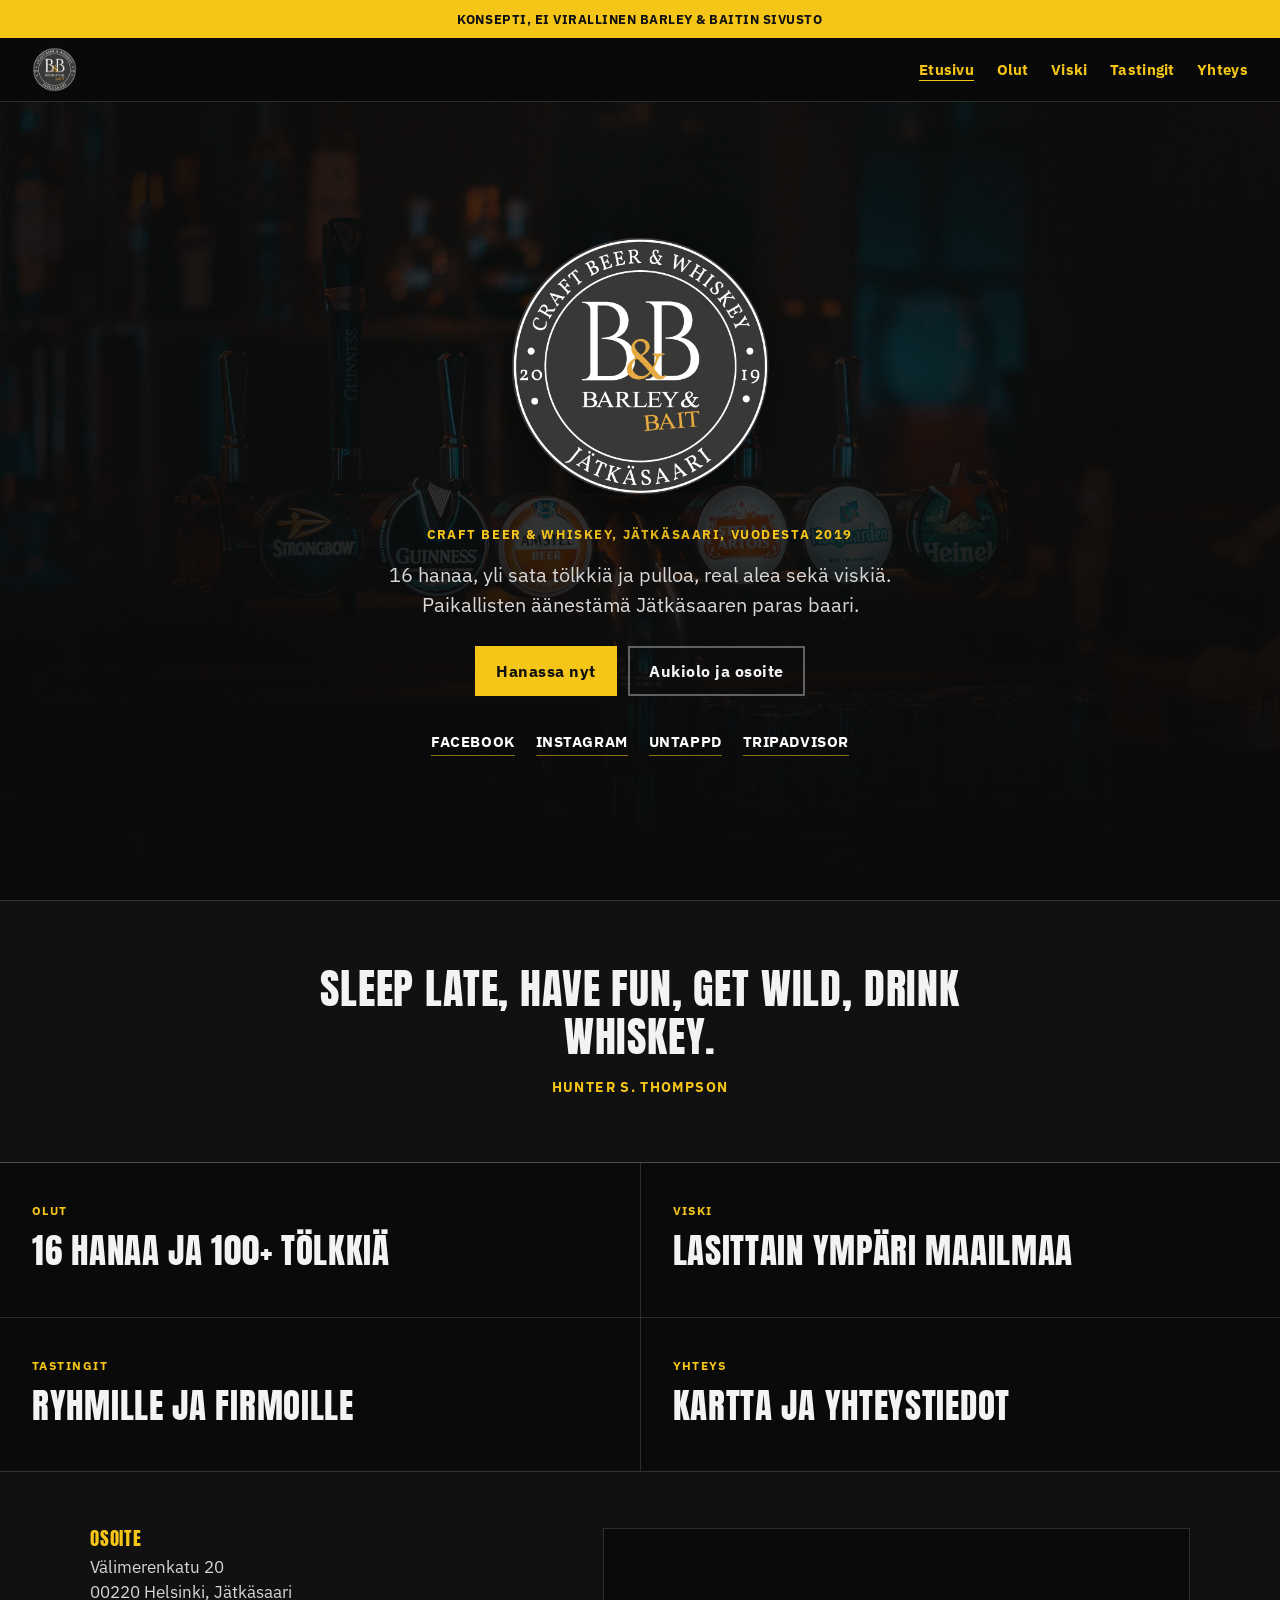
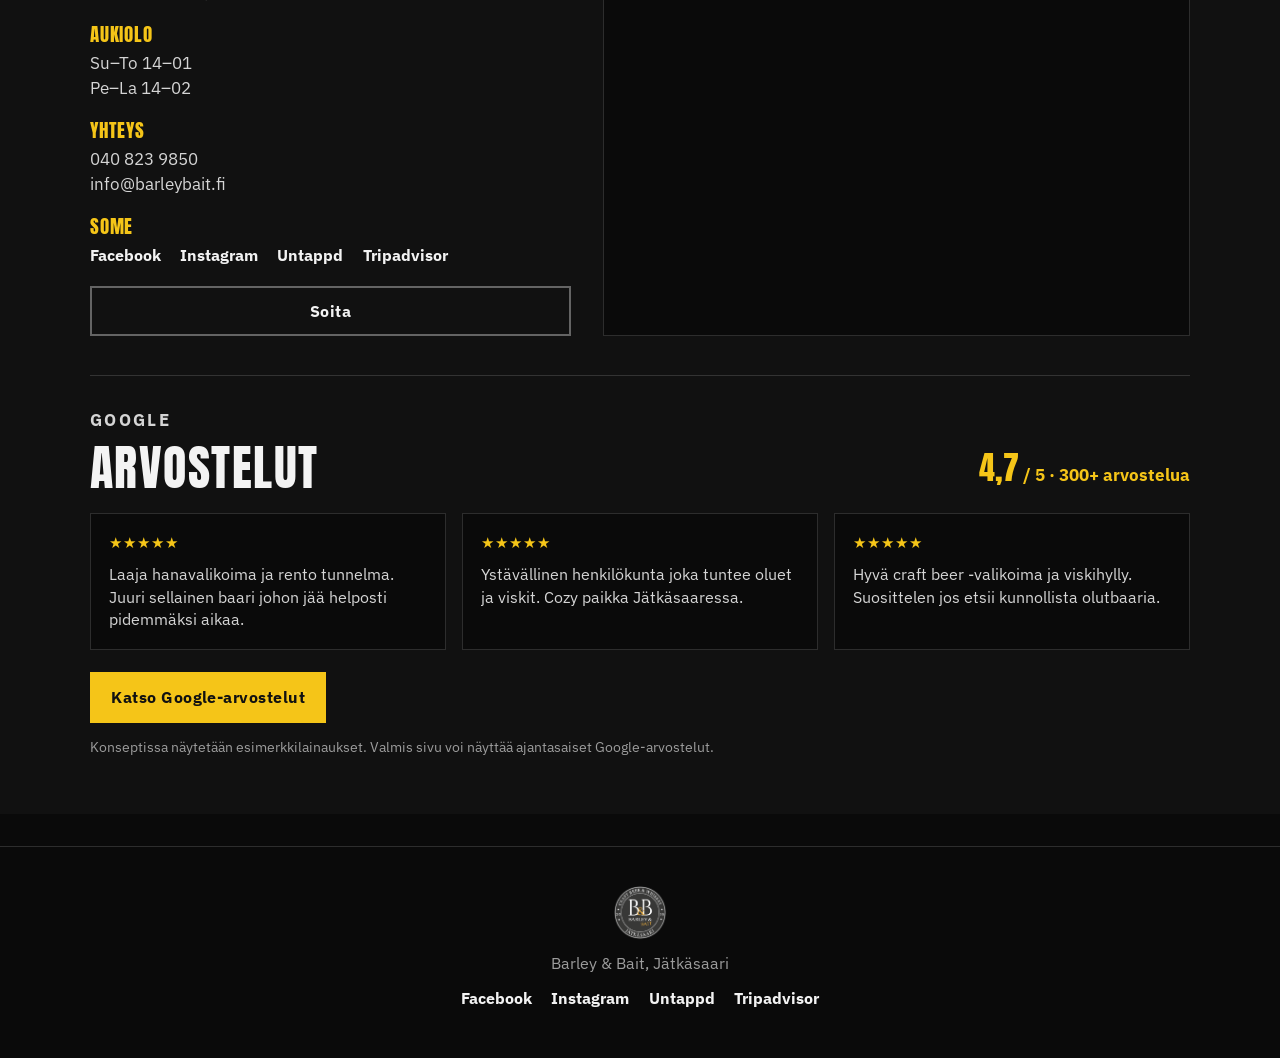
<file: index.html>
<!DOCTYPE html>
<html lang="fi">
<head>
  <meta charset="UTF-8" />
  <meta name="viewport" content="width=device-width, initial-scale=1" />
  <title>Barley &amp; Bait | Konsepti</title>
  <meta name="description" content="Konseptiversio Barley &amp; Baitin sivustosta. Oluthuone ja viskiravintola Jätkäsaaressa." />
  <meta name="robots" content="noindex, nofollow" />
  <link rel="preconnect" href="https://fonts.googleapis.com" />
  <link rel="preconnect" href="https://fonts.gstatic.com" crossorigin />
  <link href="https://fonts.googleapis.com/css2?family=Anton&family=IBM+Plex+Sans:ital,wght@0,400;0,500;0,600;0,700;1,400&display=swap" rel="stylesheet" />
  <link rel="stylesheet" href="styles.css" />
</head>
<body>
  <div class="concept-banner" role="note">Konsepti, ei virallinen Barley &amp; Baitin sivusto</div>

  <header class="site-header" id="top">
    <a class="logo" href="index.html">
      <img src="assets/barley-bait-logo.png" alt="Barley &amp; Bait" width="48" height="48" />
    </a>
    <button class="nav-toggle" type="button" aria-expanded="false" aria-controls="site-nav" aria-label="Avaa valikko">
      <span></span><span></span>
    </button>
    <nav class="site-nav" id="site-nav" aria-label="Päänavigaatio">
      <a href="index.html" aria-current="page">Etusivu</a>
      <a href="olut.html">Olut</a>
      <a href="viski.html">Viski</a>
      <a href="tastingit.html">Tastingit</a>
      <a href="yhteys.html">Yhteys</a>
    </nav>
  </header>

  <main>
    <section class="hero">
      <div class="hero__media" aria-hidden="true">
        <img src="assets/hero-taps.jpg" alt="" width="2400" height="1600" />
        <div class="hero__scrim"></div>
      </div>
      <div class="hero__content">
        <img class="hero__logo" src="assets/barley-bait-logo.png" alt="Barley &amp; Bait" width="280" height="280" />
        <p class="hero__place">Craft beer &amp; whiskey, Jätkäsaari, vuodesta 2019</p>
        <p class="hero__lede">
          16 hanaa, yli sata tölkkiä ja pulloa, real alea sekä viskiä.
          Paikallisten äänestämä Jätkäsaaren paras baari.
        </p>
        <div class="hero__actions">
          <a class="btn btn--yellow" href="olut.html">Hanassa nyt</a>
          <a class="btn btn--outline" href="#info">Aukiolo ja osoite</a>
        </div>
        <div class="social social--hero" aria-label="Sosiaalinen media">
          <a href="https://www.facebook.com/barleybait" target="_blank" rel="noopener noreferrer">Facebook</a>
          <a href="https://www.instagram.com/barleybait" target="_blank" rel="noopener noreferrer">Instagram</a>
          <a href="https://untappd.com/v/barley-and-bait/9389634" target="_blank" rel="noopener noreferrer">Untappd</a>
          <a href="https://www.tripadvisor.com/Restaurant_Review-g189934-d19238887-Reviews-Barley_Bait-Helsinki_Uusimaa.html" target="_blank" rel="noopener noreferrer">Tripadvisor</a>
        </div>
      </div>
    </section>

    <section class="quote">
      <blockquote>
        <p>Sleep late, have fun, get wild, drink whiskey.</p>
        <cite>Hunter S. Thompson</cite>
      </blockquote>
    </section>

    <section class="home-links">
      <a class="home-link" href="olut.html">
        <span>Olut</span>
        <strong>16 hanaa ja 100+ tölkkiä</strong>
      </a>
      <a class="home-link" href="viski.html">
        <span>Viski</span>
        <strong>Lasittain ympäri maailmaa</strong>
      </a>
      <a class="home-link" href="tastingit.html">
        <span>Tastingit</span>
        <strong>Ryhmille ja firmoille</strong>
      </a>
      <a class="home-link" href="yhteys.html">
        <span>Yhteys</span>
        <strong>Kartta ja yhteystiedot</strong>
      </a>
    </section>

    <section class="home-info" id="info">
      <div class="home-info__layout">
        <div class="home-info__details">
          <div>
            <h2>Osoite</h2>
            <p>Välimerenkatu 20<br />00220 Helsinki, Jätkäsaari</p>
          </div>
          <div>
            <h2>Aukiolo</h2>
            <p>Su–To 14–01<br />Pe–La 14–02</p>
          </div>
          <div>
            <h2>Yhteys</h2>
            <p>
              <a href="tel:+358408239850">040 823 9850</a><br />
              <a href="mailto:info@barleybait.fi">info@barleybait.fi</a>
            </p>
          </div>
          <div>
            <h2>Some</h2>
            <div class="social">
              <a href="https://www.facebook.com/barleybait" target="_blank" rel="noopener noreferrer">Facebook</a>
              <a href="https://www.instagram.com/barleybait" target="_blank" rel="noopener noreferrer">Instagram</a>
              <a href="https://untappd.com/v/barley-and-bait/9389634" target="_blank" rel="noopener noreferrer">Untappd</a>
              <a href="https://www.tripadvisor.com/Restaurant_Review-g189934-d19238887-Reviews-Barley_Bait-Helsinki_Uusimaa.html" target="_blank" rel="noopener noreferrer">Tripadvisor</a>
            </div>
          </div>
          <a class="btn btn--outline" href="tel:+358408239850">Soita</a>
        </div>

        <div class="home-info__map">
          <iframe
            title="Barley &amp; Bait kartalla"
            loading="lazy"
            referrerpolicy="no-referrer-when-downgrade"
            src="https://maps.google.com/maps?q=Barley%20%26%20Bait%20V%C3%A4limerenkatu%2020%20Helsinki&t=&z=15&ie=UTF8&iwloc=near&output=embed"
          ></iframe>
        </div>
      </div>

      <div class="reviews">
        <div class="reviews__head">
          <div>
            <p class="eyebrow">Google</p>
            <h2>Arvostelut</h2>
          </div>
          <p class="reviews__score"><strong>4,7</strong> / 5 · 300+ arvostelua</p>
        </div>
        <div class="reviews__grid">
          <figure>
            <p>★★★★★</p>
            <blockquote>Laaja hanavalikoima ja rento tunnelma. Juuri sellainen baari johon jää helposti pidemmäksi aikaa.</blockquote>
          </figure>
          <figure>
            <p>★★★★★</p>
            <blockquote>Ystävällinen henkilökunta joka tuntee oluet ja viskit. Cozy paikka Jätkäsaaressa.</blockquote>
          </figure>
          <figure>
            <p>★★★★★</p>
            <blockquote>Hyvä craft beer -valikoima ja viskihylly. Suosittelen jos etsii kunnollista olutbaaria.</blockquote>
          </figure>
        </div>
        <a
          class="btn btn--yellow"
          href="https://www.google.com/maps/search/?api=1&query=Barley+%26+Bait+V%C3%A4limerenkatu+20+Helsinki"
          target="_blank"
          rel="noopener noreferrer"
        >Katso Google-arvostelut</a>
        <p class="reviews__note">Konseptissa näytetään esimerkkilainaukset. Valmis sivu voi näyttää ajantasaiset Google-arvostelut.</p>
      </div>
    </section>
  </main>

  <footer class="site-footer">
    <img src="assets/barley-bait-logo.png" alt="" width="56" height="56" />
    <p>Barley &amp; Bait, Jätkäsaari</p>
    <div class="social social--footer">
      <a href="https://www.facebook.com/barleybait" target="_blank" rel="noopener noreferrer">Facebook</a>
      <a href="https://www.instagram.com/barleybait" target="_blank" rel="noopener noreferrer">Instagram</a>
      <a href="https://untappd.com/v/barley-and-bait/9389634" target="_blank" rel="noopener noreferrer">Untappd</a>
      <a href="https://www.tripadvisor.com/Restaurant_Review-g189934-d19238887-Reviews-Barley_Bait-Helsinki_Uusimaa.html" target="_blank" rel="noopener noreferrer">Tripadvisor</a>
    </div>
  </footer>

  <script src="script.js"></script>
</body>
</html>
</file>
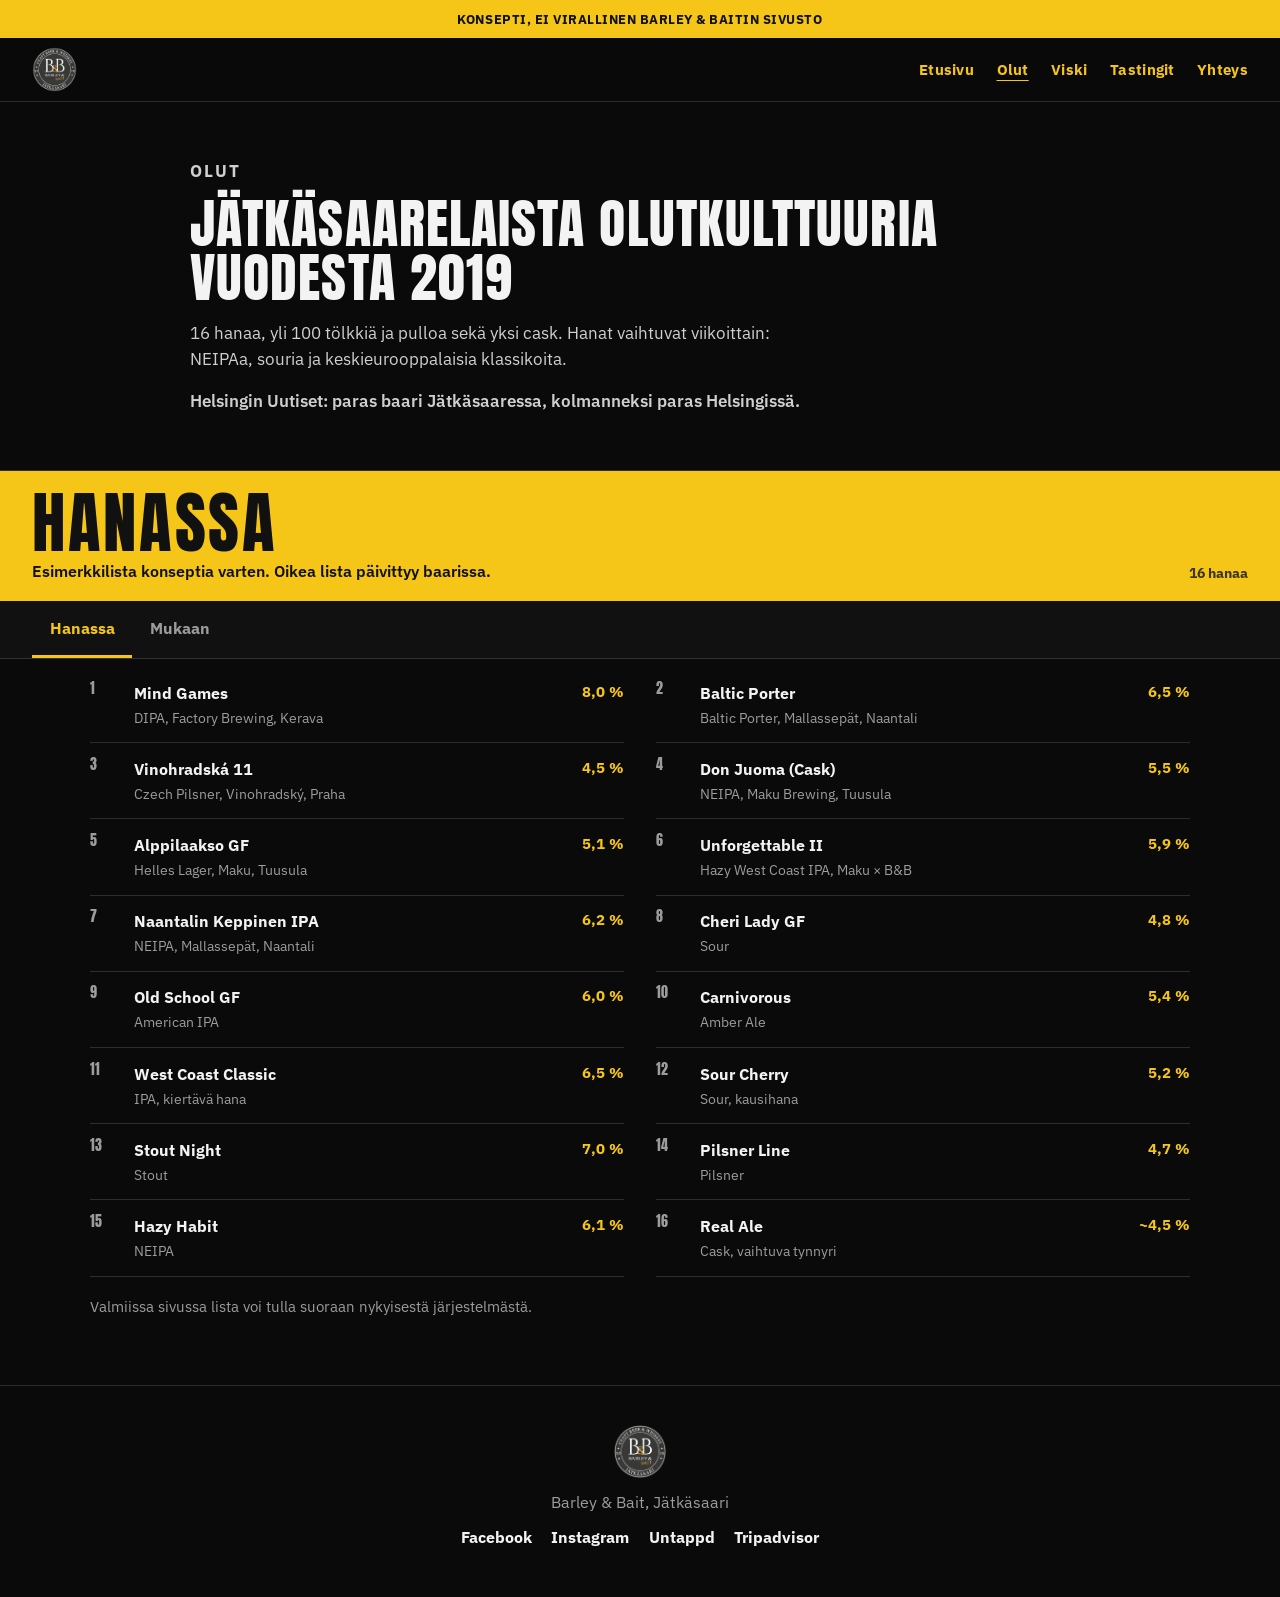
<file: olut.html>
<!DOCTYPE html>
<html lang="fi">
<head>
  <meta charset="UTF-8" />
  <meta name="viewport" content="width=device-width, initial-scale=1" />
  <title>Olut | Barley &amp; Bait</title>
  <meta name="description" content="Hanassa nyt: 16 hanaa, real ale ja yli 100 tölkkiä sekä pulloa mukaan." />
  <meta name="robots" content="noindex, nofollow" />
  <link rel="preconnect" href="https://fonts.googleapis.com" />
  <link rel="preconnect" href="https://fonts.gstatic.com" crossorigin />
  <link href="https://fonts.googleapis.com/css2?family=Anton&family=IBM+Plex+Sans:ital,wght@0,400;0,500;0,600;0,700;1,400&display=swap" rel="stylesheet" />
  <link rel="stylesheet" href="styles.css" />
</head>
<body>
  <div class="concept-banner" role="note">Konsepti, ei virallinen Barley &amp; Baitin sivusto</div>

  <header class="site-header" id="top">
    <a class="logo" href="index.html">
      <img src="assets/barley-bait-logo.png" alt="Barley &amp; Bait" width="48" height="48" />
    </a>
    <button class="nav-toggle" type="button" aria-expanded="false" aria-controls="site-nav" aria-label="Avaa valikko">
      <span></span><span></span>
    </button>
    <nav class="site-nav" id="site-nav" aria-label="Päänavigaatio">
      <a href="index.html">Etusivu</a>
      <a href="olut.html" aria-current="page">Olut</a>
      <a href="viski.html">Viski</a>
      <a href="tastingit.html">Tastingit</a>
      <a href="yhteys.html">Yhteys</a>
    </nav>
  </header>

  <main>
    <section class="page-intro">
      <p class="eyebrow">Olut</p>
      <h1>Jätkäsaarelaista olutkulttuuria vuodesta 2019</h1>
      <p>
        16 hanaa, yli 100 tölkkiä ja pulloa sekä yksi cask.
        Hanat vaihtuvat viikoittain: NEIPAa, souria ja keskieurooppalaisia klassikoita.
      </p>
      <p class="about__note">Helsingin Uutiset: paras baari Jätkäsaaressa, kolmanneksi paras Helsingissä.</p>
    </section>

    <section class="board" id="hanassa">
      <div class="board__bar">
        <div>
          <h2>Hanassa</h2>
          <p>Esimerkkilista konseptia varten. Oikea lista päivittyy baarissa.</p>
        </div>
        <p class="board__meta">16 hanaa</p>
      </div>

      <div class="board__tabs" role="tablist" aria-label="Olutlistat">
        <button class="board__tab is-active" type="button" role="tab" aria-selected="true" data-panel="hanassa">Hanassa</button>
        <button class="board__tab" type="button" role="tab" aria-selected="false" data-panel="takeaway">Mukaan</button>
      </div>

      <div class="board__panel is-active" id="panel-hanassa" role="tabpanel">
        <ol class="taps">
          <li><span class="taps__n">1</span><div><strong>Mind Games</strong><span>DIPA, Factory Brewing, Kerava</span></div><em>8,0 %</em></li>
          <li><span class="taps__n">2</span><div><strong>Baltic Porter</strong><span>Baltic Porter, Mallassepät, Naantali</span></div><em>6,5 %</em></li>
          <li><span class="taps__n">3</span><div><strong>Vinohradská 11</strong><span>Czech Pilsner, Vinohradský, Praha</span></div><em>4,5 %</em></li>
          <li><span class="taps__n">4</span><div><strong>Don Juoma (Cask)</strong><span>NEIPA, Maku Brewing, Tuusula</span></div><em>5,5 %</em></li>
          <li><span class="taps__n">5</span><div><strong>Alppilaakso GF</strong><span>Helles Lager, Maku, Tuusula</span></div><em>5,1 %</em></li>
          <li><span class="taps__n">6</span><div><strong>Unforgettable II</strong><span>Hazy West Coast IPA, Maku × B&amp;B</span></div><em>5,9 %</em></li>
          <li><span class="taps__n">7</span><div><strong>Naantalin Keppinen IPA</strong><span>NEIPA, Mallassepät, Naantali</span></div><em>6,2 %</em></li>
          <li><span class="taps__n">8</span><div><strong>Cheri Lady GF</strong><span>Sour</span></div><em>4,8 %</em></li>
          <li><span class="taps__n">9</span><div><strong>Old School GF</strong><span>American IPA</span></div><em>6,0 %</em></li>
          <li><span class="taps__n">10</span><div><strong>Carnivorous</strong><span>Amber Ale</span></div><em>5,4 %</em></li>
          <li><span class="taps__n">11</span><div><strong>West Coast Classic</strong><span>IPA, kiertävä hana</span></div><em>6,5 %</em></li>
          <li><span class="taps__n">12</span><div><strong>Sour Cherry</strong><span>Sour, kausihana</span></div><em>5,2 %</em></li>
          <li><span class="taps__n">13</span><div><strong>Stout Night</strong><span>Stout</span></div><em>7,0 %</em></li>
          <li><span class="taps__n">14</span><div><strong>Pilsner Line</strong><span>Pilsner</span></div><em>4,7 %</em></li>
          <li><span class="taps__n">15</span><div><strong>Hazy Habit</strong><span>NEIPA</span></div><em>6,1 %</em></li>
          <li><span class="taps__n">16</span><div><strong>Real Ale</strong><span>Cask, vaihtuva tynnyri</span></div><em>~4,5 %</em></li>
        </ol>
        <p class="board__foot">Valmiissa sivussa lista voi tulla suoraan nykyisestä järjestelmästä.</p>
      </div>

      <div class="board__panel" id="panel-takeaway" role="tabpanel" hidden>
        <div class="takeaway">
          <h3>Tölkit ja pullot mukaan</h3>
          <ul class="takeaway__facts">
            <li><strong>100+</strong> tölkkiä ja pulloa</li>
            <li><strong>14–21</strong> mukaanmyynti</li>
            <li><strong>Alle 8 %</strong></li>
          </ul>
          <p>Konseptissa ei ole koko take away -listaa. Valmis sivu näyttää saman listan kuin nykyinen sivusto.</p>
        </div>
      </div>
    </section>
  </main>

  <footer class="site-footer">
    <img src="assets/barley-bait-logo.png" alt="" width="56" height="56" />
    <p>Barley &amp; Bait, Jätkäsaari</p>
    <div class="social social--footer">
      <a href="https://www.facebook.com/barleybait" target="_blank" rel="noopener noreferrer">Facebook</a>
      <a href="https://www.instagram.com/barleybait" target="_blank" rel="noopener noreferrer">Instagram</a>
      <a href="https://untappd.com/v/barley-and-bait/9389634" target="_blank" rel="noopener noreferrer">Untappd</a>
      <a href="https://www.tripadvisor.com/Restaurant_Review-g189934-d19238887-Reviews-Barley_Bait-Helsinki_Uusimaa.html" target="_blank" rel="noopener noreferrer">Tripadvisor</a>
    </div>
  </footer>

  <script src="script.js"></script>
</body>
</html>
</file>
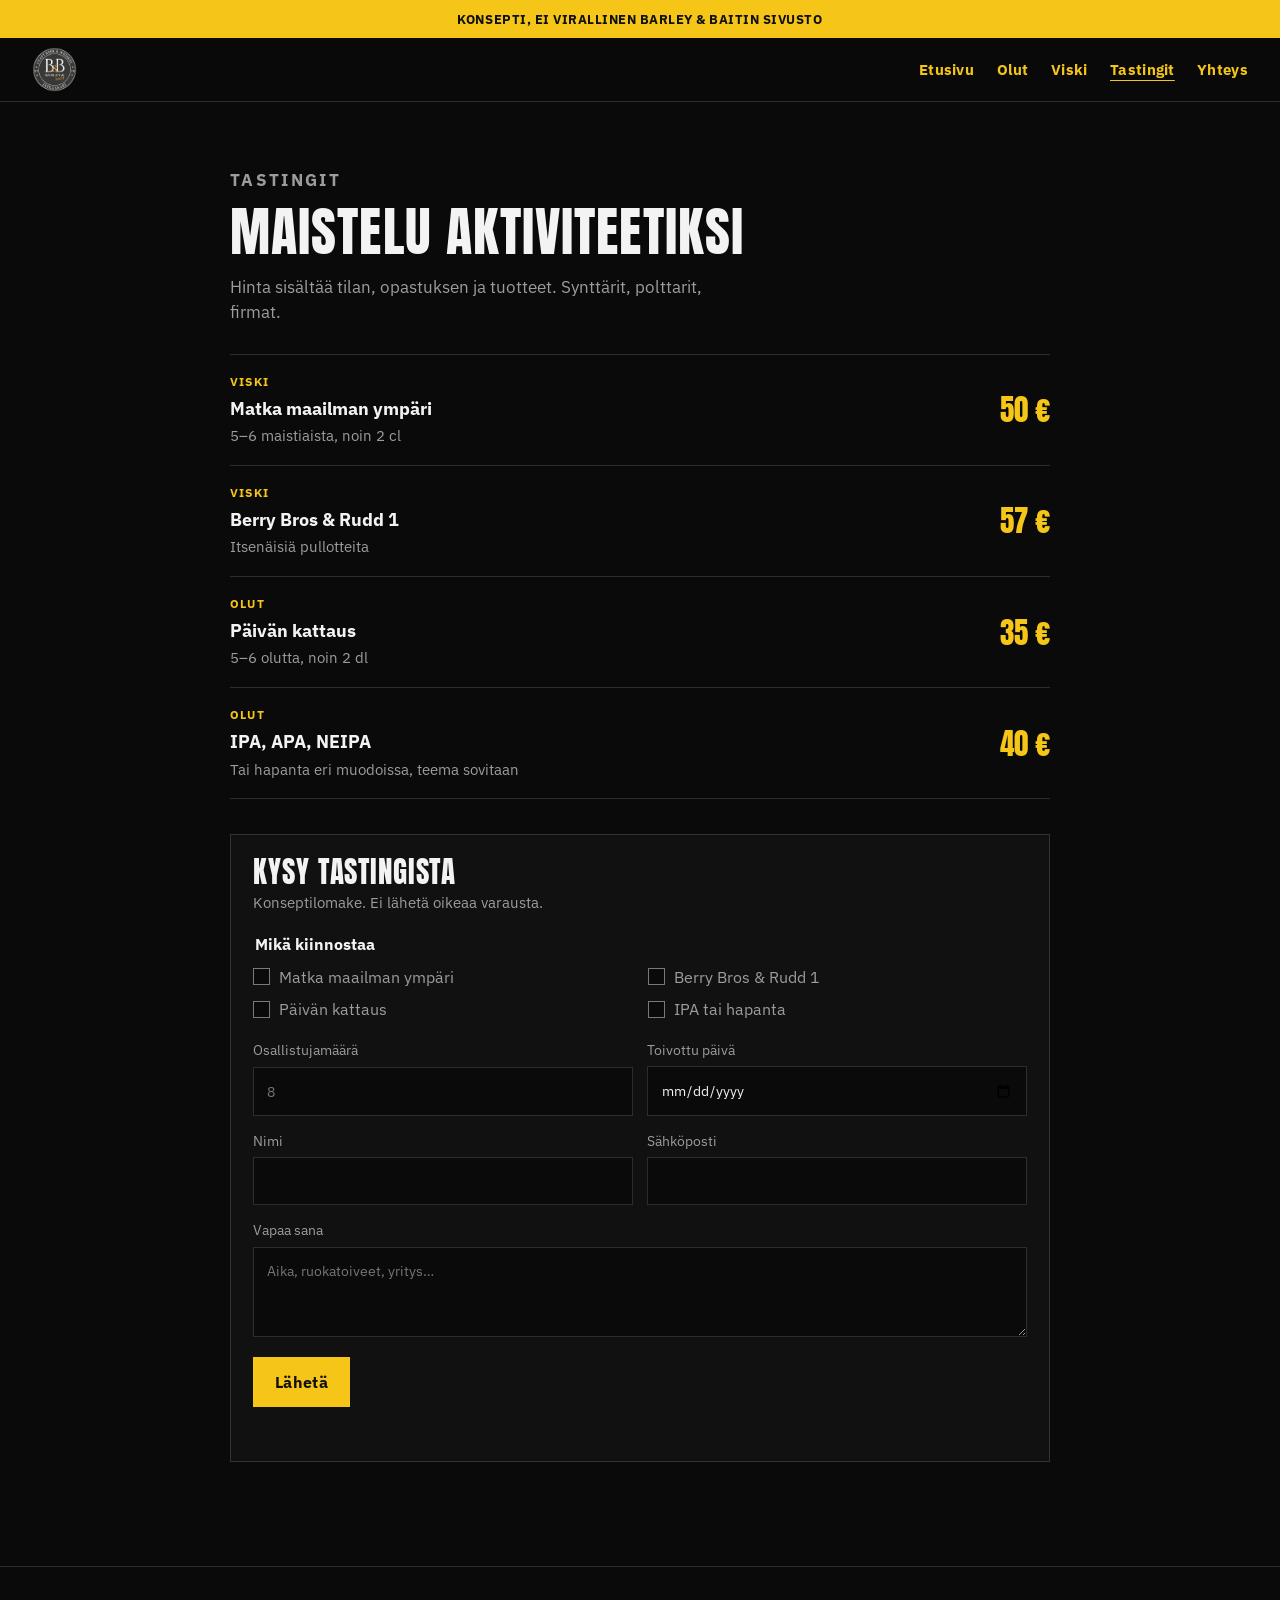
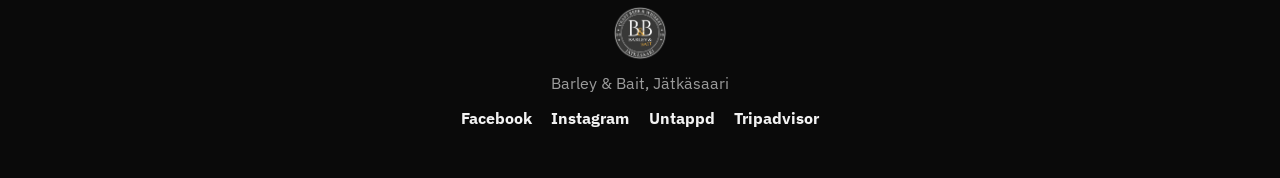
<file: tastingit.html>
<!DOCTYPE html>
<html lang="fi">
<head>
  <meta charset="UTF-8" />
  <meta name="viewport" content="width=device-width, initial-scale=1" />
  <title>Tastingit | Barley &amp; Bait</title>
  <meta name="description" content="Olut- ja viskitastingit Barley &amp; Baitissa. Hinta sisältää tilan, opastuksen ja tuotteet." />
  <meta name="robots" content="noindex, nofollow" />
  <link rel="preconnect" href="https://fonts.googleapis.com" />
  <link rel="preconnect" href="https://fonts.gstatic.com" crossorigin />
  <link href="https://fonts.googleapis.com/css2?family=Anton&family=IBM+Plex+Sans:ital,wght@0,400;0,500;0,600;0,700;1,400&display=swap" rel="stylesheet" />
  <link rel="stylesheet" href="styles.css" />
</head>
<body>
  <div class="concept-banner" role="note">Konsepti, ei virallinen Barley &amp; Baitin sivusto</div>

  <header class="site-header" id="top">
    <a class="logo" href="index.html">
      <img src="assets/barley-bait-logo.png" alt="Barley &amp; Bait" width="48" height="48" />
    </a>
    <button class="nav-toggle" type="button" aria-expanded="false" aria-controls="site-nav" aria-label="Avaa valikko">
      <span></span><span></span>
    </button>
    <nav class="site-nav" id="site-nav" aria-label="Päänavigaatio">
      <a href="index.html">Etusivu</a>
      <a href="olut.html">Olut</a>
      <a href="viski.html">Viski</a>
      <a href="tastingit.html" aria-current="page">Tastingit</a>
      <a href="yhteys.html">Yhteys</a>
    </nav>
  </header>

  <main>
    <section class="tastings page-section">
      <div class="tastings__intro">
        <p class="eyebrow">Tastingit</p>
        <h1>Maistelu aktiviteetiksi</h1>
        <p>
          Hinta sisältää tilan, opastuksen ja tuotteet.
          Synttärit, polttarit, firmat.
        </p>
      </div>

      <ul class="price-list">
        <li>
          <div>
            <span>Viski</span>
            <strong>Matka maailman ympäri</strong>
            <p>5–6 maistiaista, noin 2 cl</p>
          </div>
          <b>50 €</b>
        </li>
        <li>
          <div>
            <span>Viski</span>
            <strong>Berry Bros &amp; Rudd 1</strong>
            <p>Itsenäisiä pullotteita</p>
          </div>
          <b>57 €</b>
        </li>
        <li>
          <div>
            <span>Olut</span>
            <strong>Päivän kattaus</strong>
            <p>5–6 olutta, noin 2 dl</p>
          </div>
          <b>35 €</b>
        </li>
        <li>
          <div>
            <span>Olut</span>
            <strong>IPA, APA, NEIPA</strong>
            <p>Tai hapanta eri muodoissa, teema sovitaan</p>
          </div>
          <b>40 €</b>
        </li>
      </ul>

      <form class="booking" id="booking-form" novalidate>
        <h2>Kysy tastingista</h2>
        <p class="booking__hint">Konseptilomake. Ei lähetä oikeaa varausta.</p>

        <fieldset>
          <legend>Mikä kiinnostaa</legend>
          <label><input type="checkbox" name="tasting" value="viski-maailma" /> Matka maailman ympäri</label>
          <label><input type="checkbox" name="tasting" value="viski-bbr" /> Berry Bros &amp; Rudd 1</label>
          <label><input type="checkbox" name="tasting" value="olut-paiva" /> Päivän kattaus</label>
          <label><input type="checkbox" name="tasting" value="olut-hop" /> IPA tai hapanta</label>
        </fieldset>

        <div class="booking__grid">
          <label>
            Osallistujamäärä
            <input type="number" name="guests" min="1" max="40" required placeholder="8" />
          </label>
          <label>
            Toivottu päivä
            <input type="date" name="date" required />
          </label>
          <label>
            Nimi
            <input type="text" name="name" required autocomplete="name" />
          </label>
          <label>
            Sähköposti
            <input type="email" name="email" required autocomplete="email" />
          </label>
          <label class="booking__full">
            Vapaa sana
            <textarea name="message" rows="3" placeholder="Aika, ruokatoiveet, yritys…"></textarea>
          </label>
        </div>

        <button class="btn btn--yellow" type="submit">Lähetä</button>
        <p class="booking__status" id="booking-status" role="status" aria-live="polite"></p>
      </form>
    </section>
  </main>

  <footer class="site-footer">
    <img src="assets/barley-bait-logo.png" alt="" width="56" height="56" />
    <p>Barley &amp; Bait, Jätkäsaari</p>
    <div class="social social--footer">
      <a href="https://www.facebook.com/barleybait" target="_blank" rel="noopener noreferrer">Facebook</a>
      <a href="https://www.instagram.com/barleybait" target="_blank" rel="noopener noreferrer">Instagram</a>
      <a href="https://untappd.com/v/barley-and-bait/9389634" target="_blank" rel="noopener noreferrer">Untappd</a>
      <a href="https://www.tripadvisor.com/Restaurant_Review-g189934-d19238887-Reviews-Barley_Bait-Helsinki_Uusimaa.html" target="_blank" rel="noopener noreferrer">Tripadvisor</a>
    </div>
  </footer>

  <script src="script.js"></script>
</body>
</html>
</file>
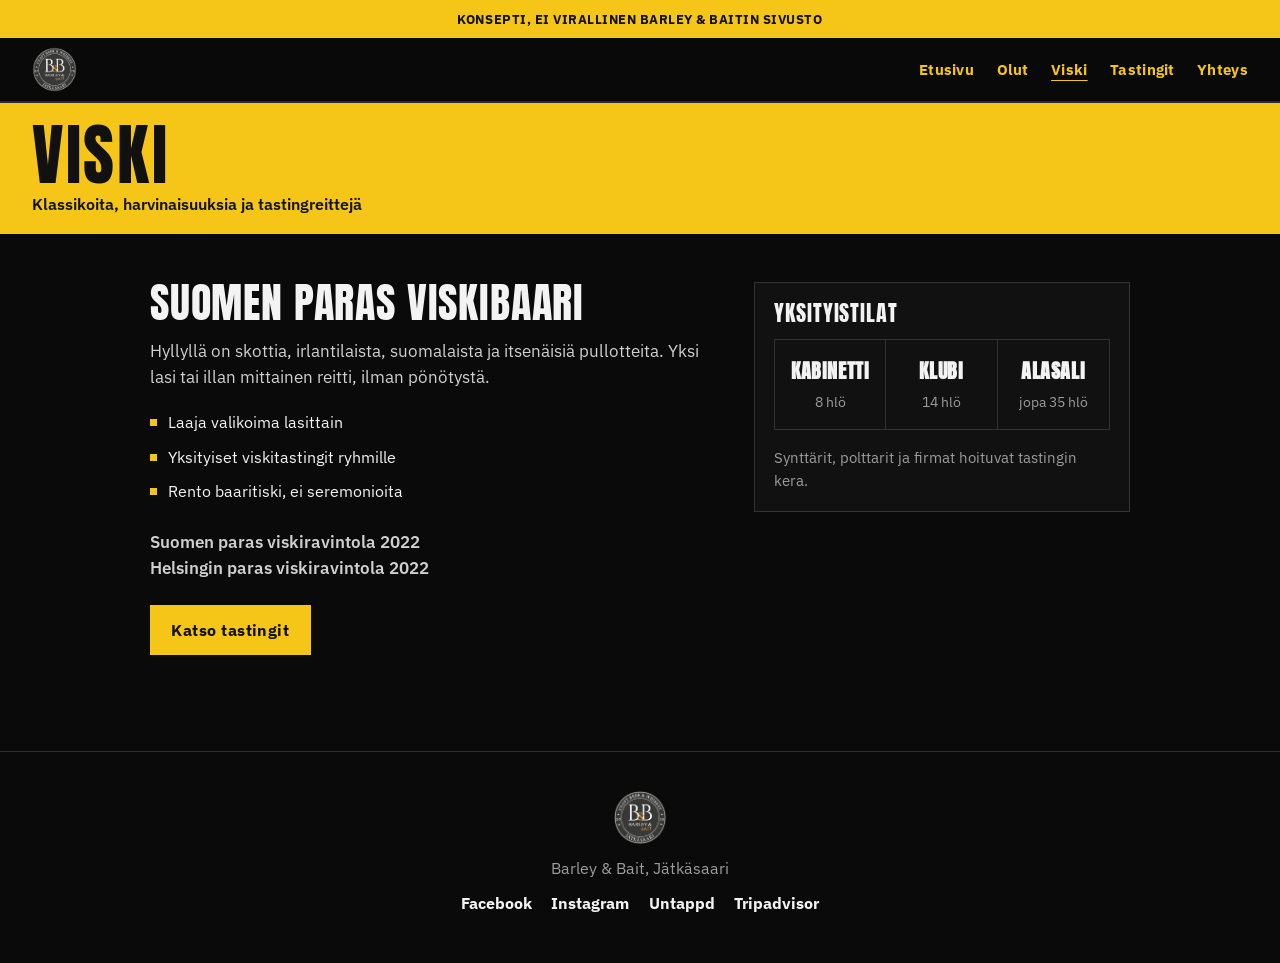
<file: viski.html>
<!DOCTYPE html>
<html lang="fi">
<head>
  <meta charset="UTF-8" />
  <meta name="viewport" content="width=device-width, initial-scale=1" />
  <title>Viski | Barley &amp; Bait</title>
  <meta name="description" content="Viskiravintola Jätkäsaaressa: klassikoita, harvinaisuuksia ja yksityisiä tastingejä." />
  <meta name="robots" content="noindex, nofollow" />
  <link rel="preconnect" href="https://fonts.googleapis.com" />
  <link rel="preconnect" href="https://fonts.gstatic.com" crossorigin />
  <link href="https://fonts.googleapis.com/css2?family=Anton&family=IBM+Plex+Sans:ital,wght@0,400;0,500;0,600;0,700;1,400&display=swap" rel="stylesheet" />
  <link rel="stylesheet" href="styles.css" />
</head>
<body>
  <div class="concept-banner" role="note">Konsepti, ei virallinen Barley &amp; Baitin sivusto</div>

  <header class="site-header" id="top">
    <a class="logo" href="index.html">
      <img src="assets/barley-bait-logo.png" alt="Barley &amp; Bait" width="48" height="48" />
    </a>
    <button class="nav-toggle" type="button" aria-expanded="false" aria-controls="site-nav" aria-label="Avaa valikko">
      <span></span><span></span>
    </button>
    <nav class="site-nav" id="site-nav" aria-label="Päänavigaatio">
      <a href="index.html">Etusivu</a>
      <a href="olut.html">Olut</a>
      <a href="viski.html" aria-current="page">Viski</a>
      <a href="tastingit.html">Tastingit</a>
      <a href="yhteys.html">Yhteys</a>
    </nav>
  </header>

  <main>
    <section class="whiskey-page">
      <div class="whiskey__bar">
        <h1>Viski</h1>
        <p>Klassikoita, harvinaisuuksia ja tastingreittejä</p>
      </div>

      <div class="whiskey-page__grid">
        <div class="whiskey-page__copy">
          <h2>Suomen paras viskibaari</h2>
          <p>
            Hyllyllä on skottia, irlantilaista, suomalaista ja itsenäisiä pullotteita.
            Yksi lasi tai illan mittainen reitti, ilman pönötystä.
          </p>
          <ul class="whiskey__points">
            <li>Laaja valikoima lasittain</li>
            <li>Yksityiset viskitastingit ryhmille</li>
            <li>Rento baaritiski, ei seremonioita</li>
          </ul>
          <p class="whiskey-page__awards">
            Suomen paras viskiravintola 2022<br />
            Helsingin paras viskiravintola 2022
          </p>
          <a class="btn btn--yellow" href="tastingit.html">Katso tastingit</a>
        </div>

        <aside class="whiskey-page__aside">
          <h3>Yksityistilat</h3>
          <div class="spaces">
            <div><strong>Kabinetti</strong><span>8 hlö</span></div>
            <div><strong>Klubi</strong><span>14 hlö</span></div>
            <div><strong>Alasali</strong><span>jopa 35 hlö</span></div>
          </div>
          <p>Synttärit, polttarit ja firmat hoituvat tastingin kera.</p>
        </aside>
      </div>
    </section>
  </main>

  <footer class="site-footer">
    <img src="assets/barley-bait-logo.png" alt="" width="56" height="56" />
    <p>Barley &amp; Bait, Jätkäsaari</p>
    <div class="social social--footer">
      <a href="https://www.facebook.com/barleybait" target="_blank" rel="noopener noreferrer">Facebook</a>
      <a href="https://www.instagram.com/barleybait" target="_blank" rel="noopener noreferrer">Instagram</a>
      <a href="https://untappd.com/v/barley-and-bait/9389634" target="_blank" rel="noopener noreferrer">Untappd</a>
      <a href="https://www.tripadvisor.com/Restaurant_Review-g189934-d19238887-Reviews-Barley_Bait-Helsinki_Uusimaa.html" target="_blank" rel="noopener noreferrer">Tripadvisor</a>
    </div>
  </footer>

  <script src="script.js"></script>
</body>
</html>
</file>
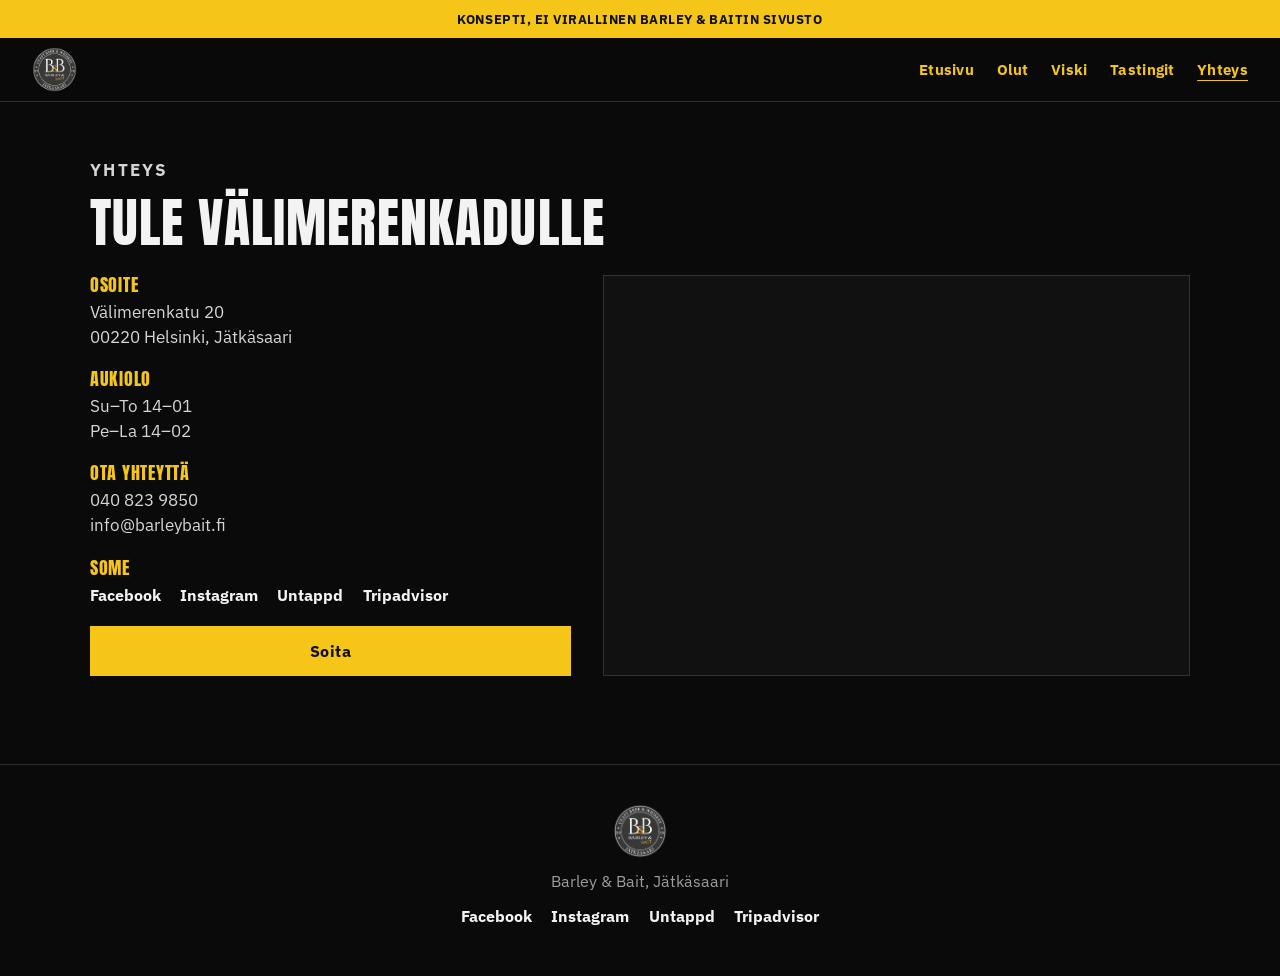
<file: yhteys.html>
<!DOCTYPE html>
<html lang="fi">
<head>
  <meta charset="UTF-8" />
  <meta name="viewport" content="width=device-width, initial-scale=1" />
  <title>Yhteys | Barley &amp; Bait</title>
  <meta name="description" content="Barley &amp; Bait, Välimerenkatu 20, Jätkäsaari. Aukiolo, puhelin, kartta ja some." />
  <meta name="robots" content="noindex, nofollow" />
  <link rel="preconnect" href="https://fonts.googleapis.com" />
  <link rel="preconnect" href="https://fonts.gstatic.com" crossorigin />
  <link href="https://fonts.googleapis.com/css2?family=Anton&family=IBM+Plex+Sans:ital,wght@0,400;0,500;0,600;0,700;1,400&display=swap" rel="stylesheet" />
  <link rel="stylesheet" href="styles.css" />
</head>
<body>
  <div class="concept-banner" role="note">Konsepti, ei virallinen Barley &amp; Baitin sivusto</div>

  <header class="site-header" id="top">
    <a class="logo" href="index.html">
      <img src="assets/barley-bait-logo.png" alt="Barley &amp; Bait" width="48" height="48" />
    </a>
    <button class="nav-toggle" type="button" aria-expanded="false" aria-controls="site-nav" aria-label="Avaa valikko">
      <span></span><span></span>
    </button>
    <nav class="site-nav" id="site-nav" aria-label="Päänavigaatio">
      <a href="index.html">Etusivu</a>
      <a href="olut.html">Olut</a>
      <a href="viski.html">Viski</a>
      <a href="tastingit.html">Tastingit</a>
      <a href="yhteys.html" aria-current="page">Yhteys</a>
    </nav>
  </header>

  <main>
    <section class="visit page-section">
      <p class="eyebrow">Yhteys</p>
      <h1>Tule Välimerenkadulle</h1>

      <div class="visit__layout">
        <div class="visit__info">
          <div>
            <h2>Osoite</h2>
            <p>Välimerenkatu 20<br />00220 Helsinki, Jätkäsaari</p>
          </div>
          <div>
            <h2>Aukiolo</h2>
            <p>Su–To 14–01<br />Pe–La 14–02</p>
          </div>
          <div>
            <h2>Ota yhteyttä</h2>
            <p>
              <a href="tel:+358408239850">040 823 9850</a><br />
              <a href="mailto:info@barleybait.fi">info@barleybait.fi</a>
            </p>
          </div>
          <div>
            <h2>Some</h2>
            <div class="social">
              <a href="https://www.facebook.com/barleybait" target="_blank" rel="noopener noreferrer">Facebook</a>
              <a href="https://www.instagram.com/barleybait" target="_blank" rel="noopener noreferrer">Instagram</a>
              <a href="https://untappd.com/v/barley-and-bait/9389634" target="_blank" rel="noopener noreferrer">Untappd</a>
              <a href="https://www.tripadvisor.com/Restaurant_Review-g189934-d19238887-Reviews-Barley_Bait-Helsinki_Uusimaa.html" target="_blank" rel="noopener noreferrer">Tripadvisor</a>
            </div>
          </div>
          <a class="btn btn--yellow" href="tel:+358408239850">Soita</a>
        </div>

        <div class="visit__map">
          <iframe
            title="Barley &amp; Bait kartalla"
            loading="lazy"
            referrerpolicy="no-referrer-when-downgrade"
            src="https://maps.google.com/maps?q=V%C3%A4limerenkatu%2020%20Helsinki&t=&z=15&ie=UTF8&iwloc=&output=embed"
          ></iframe>
        </div>
      </div>
    </section>
  </main>

  <footer class="site-footer">
    <img src="assets/barley-bait-logo.png" alt="" width="56" height="56" />
    <p>Barley &amp; Bait, Jätkäsaari</p>
    <div class="social social--footer">
      <a href="https://www.facebook.com/barleybait" target="_blank" rel="noopener noreferrer">Facebook</a>
      <a href="https://www.instagram.com/barleybait" target="_blank" rel="noopener noreferrer">Instagram</a>
      <a href="https://untappd.com/v/barley-and-bait/9389634" target="_blank" rel="noopener noreferrer">Untappd</a>
      <a href="https://www.tripadvisor.com/Restaurant_Review-g189934-d19238887-Reviews-Barley_Bait-Helsinki_Uusimaa.html" target="_blank" rel="noopener noreferrer">Tripadvisor</a>
    </div>
  </footer>

  <script src="script.js"></script>
</body>
</html>
</file>
<file: styles.css>
:root {
  --black: #0a0a0a;
  --ink: #f3f3f3;
  --muted: #9c9c9c;
  --yellow: #f5c518;
  --yellow-dark: #d4a60f;
  --line: rgba(255, 255, 255, 0.14);
  --font-display: "Anton", Impact, sans-serif;
  --font-body: "IBM Plex Sans", "Segoe UI", sans-serif;
  --banner-h: 2.4rem;
  --header-h: 4rem;
  --ease: cubic-bezier(0.22, 1, 0.36, 1);
}

*,
*::before,
*::after {
  box-sizing: border-box;
}

html {
  scroll-behavior: smooth;
}

body {
  margin: 0;
  font-family: var(--font-body);
  color: var(--ink);
  background: var(--black);
  line-height: 1.5;
  -webkit-font-smoothing: antialiased;
}

img {
  display: block;
  max-width: 100%;
}

a {
  color: inherit;
}

button,
input,
textarea {
  font: inherit;
}

h1,
h2,
h3 {
  margin: 0;
  font-weight: 400;
  line-height: 1;
}

p {
  margin: 0;
}

.concept-banner {
  position: sticky;
  top: 0;
  z-index: 50;
  min-height: var(--banner-h);
  display: grid;
  place-items: center;
  padding: 0.5rem 1rem;
  background: var(--yellow);
  color: #111;
  font-size: 0.8rem;
  font-weight: 700;
  letter-spacing: 0.04em;
  text-transform: uppercase;
  text-align: center;
}

.site-header {
  position: sticky;
  top: var(--banner-h);
  z-index: 40;
  display: flex;
  align-items: center;
  justify-content: space-between;
  gap: 1rem;
  min-height: var(--header-h);
  padding: 0.5rem clamp(1rem, 4vw, 2rem);
  background: rgba(10, 10, 10, 0.94);
  border-bottom: 1px solid var(--line);
}

.logo img {
  width: 2.8rem;
  height: 2.8rem;
}

.site-nav {
  display: flex;
  gap: 1.4rem;
}

.site-nav a {
  color: var(--yellow);
  text-decoration: none;
  font-weight: 700;
  font-size: 0.95rem;
  letter-spacing: 0.02em;
}

.site-nav a:hover,
.site-nav a[aria-current="page"] {
  color: #fff;
}

.site-nav a[aria-current="page"] {
  color: var(--yellow);
  text-decoration: underline;
  text-underline-offset: 0.35em;
}

.nav-toggle {
  display: none;
  width: 2.5rem;
  height: 2.5rem;
  border: 1px solid var(--line);
  background: transparent;
  color: var(--ink);
  cursor: pointer;
  padding: 0;
}

.nav-toggle span {
  display: block;
  width: 1rem;
  height: 2px;
  margin: 0.28rem auto;
  background: currentColor;
}

.nav-toggle[aria-expanded="true"] span:first-child {
  transform: translateY(4px) rotate(45deg);
}

.nav-toggle[aria-expanded="true"] span:last-child {
  transform: translateY(-4px) rotate(-45deg);
}

.btn {
  display: inline-flex;
  align-items: center;
  justify-content: center;
  min-height: 2.85rem;
  padding: 0.7rem 1.2rem;
  border: 2px solid transparent;
  text-decoration: none;
  font-weight: 700;
  letter-spacing: 0.03em;
  cursor: pointer;
}

.btn--yellow {
  background: var(--yellow);
  color: #111;
}

.btn--yellow:hover {
  background: #ffe06a;
}

.btn--outline {
  border-color: rgba(255, 255, 255, 0.35);
  background: transparent;
  color: var(--ink);
}

.btn--outline:hover {
  border-color: var(--yellow);
  color: var(--yellow);
}

.hero {
  position: relative;
  min-height: calc(100svh - var(--banner-h) - var(--header-h));
  display: grid;
  place-content: center;
  justify-items: center;
  text-align: center;
  overflow: hidden;
  padding: 3rem 1.25rem 4rem;
}

.hero__media {
  position: absolute;
  inset: 0;
}

.hero__media img {
  width: 100%;
  height: 100%;
  object-fit: cover;
  object-position: center 40%;
  transform: scale(1.05);
}

.hero__scrim {
  position: absolute;
  inset: 0;
  background:
    radial-gradient(circle at 50% 35%, rgba(10, 10, 10, 0.35), rgba(10, 10, 10, 0.82) 58%),
    linear-gradient(180deg, rgba(10, 10, 10, 0.45) 0%, rgba(10, 10, 10, 0.55) 45%, var(--black) 100%);
}

.hero__content {
  position: relative;
  z-index: 1;
  display: grid;
  justify-items: center;
  gap: 1rem;
  width: min(40rem, 100%);
}

.hero__logo {
  width: clamp(11rem, 34vw, 17rem);
  height: auto;
  margin-bottom: 0.4rem;
  filter: drop-shadow(0 12px 28px rgba(0, 0, 0, 0.55));
  animation: pop 0.8s var(--ease) both;
}

.hero__place {
  color: var(--yellow);
  font-size: 0.82rem;
  font-weight: 700;
  letter-spacing: 0.12em;
  text-transform: uppercase;
}

.hero__lede {
  max-width: 34rem;
  color: #d8d8d8;
  font-size: clamp(1.05rem, 2.2vw, 1.25rem);
}

.hero__actions {
  display: flex;
  flex-wrap: wrap;
  justify-content: center;
  gap: 0.7rem;
  margin-top: 0.6rem;
}

.board {
  border-top: 1px solid var(--line);
}

.board__bar {
  background: var(--yellow);
  color: #111;
  padding: 1.1rem clamp(1rem, 4vw, 2rem);
  display: flex;
  justify-content: space-between;
  align-items: end;
  gap: 1rem;
  flex-wrap: wrap;
}

.board__bar h2 {
  font-family: var(--font-display);
  font-size: clamp(2.4rem, 8vw, 4.2rem);
  letter-spacing: 0.04em;
  text-transform: uppercase;
}

.board__bar p {
  margin-top: 0.2rem;
  font-weight: 600;
}

.board__meta {
  font-size: 0.85rem;
  font-weight: 700 !important;
  opacity: 0.8;
}

.board__tabs {
  display: flex;
  gap: 0;
  border-bottom: 1px solid var(--line);
  padding: 0 clamp(1rem, 4vw, 2rem);
  background: #111;
}

.board__tab {
  border: 0;
  background: transparent;
  color: var(--muted);
  padding: 0.95rem 1.1rem;
  font-weight: 700;
  cursor: pointer;
  border-bottom: 3px solid transparent;
}

.board__tab.is-active {
  color: var(--yellow);
  border-bottom-color: var(--yellow);
}

.board__panel {
  width: min(1100px, calc(100% - 2rem));
  margin: 0 auto;
  padding: 0.5rem 0 2.2rem;
}

.board__foot {
  margin-top: 1.2rem;
  color: var(--muted);
  font-size: 0.92rem;
  max-width: 44rem;
}

.taps {
  list-style: none;
  margin: 0;
  padding: 0;
  display: grid;
  grid-template-columns: repeat(2, minmax(0, 1fr));
  column-gap: 2rem;
}

.taps li {
  display: grid;
  grid-template-columns: 2rem 1fr auto;
  gap: 0.75rem;
  align-items: start;
  padding: 0.85rem 0;
  border-bottom: 1px solid var(--line);
}

.taps__n {
  font-family: var(--font-display);
  color: var(--yellow);
  font-size: 1.2rem;
  line-height: 1.2;
}

.taps strong {
  display: block;
  font-size: 1rem;
  font-weight: 700;
}

.taps span {
  color: var(--muted);
  font-size: 0.86rem;
}

.taps em {
  font-style: normal;
  font-weight: 700;
  color: var(--yellow);
  white-space: nowrap;
  font-size: 0.92rem;
}

.takeaway {
  padding: 1.6rem 0 0.5rem;
  max-width: 40rem;
}

.takeaway h3 {
  font-family: var(--font-display);
  font-size: clamp(1.8rem, 5vw, 2.4rem);
  letter-spacing: 0.03em;
  text-transform: uppercase;
  margin-bottom: 1rem;
}

.takeaway__facts {
  list-style: none;
  margin: 0 0 1rem;
  padding: 0;
  display: grid;
  grid-template-columns: repeat(3, minmax(0, 1fr));
  gap: 0.75rem;
}

.takeaway__facts li {
  border-top: 3px solid var(--yellow);
  padding-top: 0.7rem;
  color: var(--muted);
  font-size: 0.92rem;
}

.takeaway__facts strong {
  display: block;
  color: var(--ink);
  font-size: 1.15rem;
  margin-bottom: 0.15rem;
}

.takeaway p {
  color: var(--muted);
}

.home-links {
  display: grid;
  grid-template-columns: repeat(2, minmax(0, 1fr));
  gap: 1px;
  background: var(--line);
  border-top: 1px solid var(--line);
}

.home-link {
  display: grid;
  gap: 0.35rem;
  padding: clamp(1.6rem, 4vw, 2.4rem) clamp(1rem, 4vw, 2rem);
  background: var(--black);
  text-decoration: none;
  transition: background 0.2s var(--ease);
}

.home-link:hover {
  background: #141414;
}

.home-link span {
  color: var(--yellow);
  font-size: 0.78rem;
  font-weight: 700;
  letter-spacing: 0.12em;
  text-transform: uppercase;
}

.home-link strong {
  font-family: var(--font-display);
  font-size: clamp(1.5rem, 4vw, 2.2rem);
  font-weight: 400;
  letter-spacing: 0.02em;
  text-transform: uppercase;
}

.page-intro,
.page-section {
  width: min(900px, calc(100% - 2rem));
  margin: 0 auto;
  padding: clamp(2.4rem, 6vw, 3.5rem) 0;
}

.page-intro h1,
.page-section h1,
.tastings__intro h1 {
  font-family: var(--font-display);
  font-size: clamp(2.2rem, 6vw, 3.4rem);
  letter-spacing: 0.02em;
  text-transform: uppercase;
  margin: 0.5rem 0 1rem;
}

.page-intro p {
  color: #cfcfcf;
  font-size: 1.08rem;
  max-width: 40rem;
}

.visit.page-section {
  width: min(1100px, calc(100% - 2rem));
}

.visit h1 {
  font-family: var(--font-display);
  font-size: clamp(2.2rem, 6vw, 3.4rem);
  letter-spacing: 0.02em;
  text-transform: uppercase;
  margin: 0.4rem 0 1.6rem;
}

.visit h2 {
  font-family: var(--font-display);
  color: var(--yellow);
  letter-spacing: 0.04em;
  text-transform: uppercase;
  font-size: 1.15rem;
  margin-bottom: 0.4rem;
}

.whiskey-page {
  border-top: 1px solid var(--line);
}

.whiskey-page__grid {
  width: min(980px, calc(100% - 2rem));
  margin: 0 auto;
  padding: clamp(2rem, 5vw, 3rem) 0 clamp(3rem, 6vw, 4rem);
  display: grid;
  grid-template-columns: 1.2fr 0.8fr;
  gap: clamp(1.5rem, 4vw, 2.5rem);
  align-items: start;
}

.whiskey-page__copy h2 {
  font-family: var(--font-display);
  font-size: clamp(1.8rem, 4vw, 2.6rem);
  letter-spacing: 0.02em;
  text-transform: uppercase;
  margin-bottom: 0.9rem;
}

.whiskey-page__copy > p {
  color: #cfcfcf;
  font-size: 1.08rem;
  max-width: 36rem;
}

.whiskey-page__awards {
  margin: 1.2rem 0 1.5rem;
  color: var(--yellow);
  font-weight: 600;
  font-size: 0.95rem;
}

.whiskey-page__aside {
  border: 1px solid var(--line);
  padding: 1.2rem;
  background: #111;
}

.whiskey-page__aside h3 {
  font-family: var(--font-display);
  font-size: 1.4rem;
  letter-spacing: 0.04em;
  text-transform: uppercase;
  margin-bottom: 0.9rem;
}

.whiskey-page__aside .spaces {
  margin-top: 0;
}

.whiskey-page__aside > p {
  margin-top: 1rem;
  color: var(--muted);
  font-size: 0.95rem;
}

.tastings.page-section {
  border-top: 0;
  padding-top: clamp(2.4rem, 6vw, 3.5rem);
}

.booking h2 {
  font-family: var(--font-display);
  font-size: 1.8rem;
  letter-spacing: 0.03em;
  text-transform: uppercase;
}

.quote {
  padding: clamp(2.8rem, 7vw, 4rem) clamp(1rem, 4vw, 2rem);
  border-top: 1px solid var(--line);
  background: #111;
}

.quote blockquote {
  margin: 0 auto;
  width: min(720px, 100%);
  text-align: center;
}

.quote p {
  font-family: var(--font-display);
  font-size: clamp(1.7rem, 4.5vw, 2.6rem);
  letter-spacing: 0.02em;
  line-height: 1.15;
  text-transform: uppercase;
}

.quote cite {
  display: inline-block;
  margin-top: 1rem;
  color: var(--yellow);
  font-style: normal;
  font-weight: 700;
  font-size: 0.85rem;
  letter-spacing: 0.1em;
  text-transform: uppercase;
}

.about {
  width: min(760px, calc(100% - 2rem));
  margin: 0 auto;
  padding: clamp(3rem, 7vw, 4.5rem) 0;
}

.eyebrow {
  color: var(--yellow);
  font-size: 0.78rem;
  font-weight: 700;
  letter-spacing: 0.14em;
  text-transform: uppercase;
  margin-bottom: 0.7rem;
}

.about h2 {
  font-family: var(--font-display);
  font-size: clamp(2rem, 5vw, 3rem);
  letter-spacing: 0.02em;
  text-transform: uppercase;
  margin-bottom: 1rem;
}

.about__text {
  color: #cfcfcf;
  font-size: 1.08rem;
}

.about__note {
  margin-top: 1rem;
  color: var(--yellow);
  font-weight: 600;
}

.spaces {
  display: grid;
  grid-template-columns: repeat(3, 1fr);
  gap: 0;
  margin-top: 1.8rem;
  border: 1px solid var(--line);
}

.spaces div {
  padding: 1rem 0.7rem;
  text-align: center;
  border-right: 1px solid var(--line);
}

.spaces div:last-child {
  border-right: 0;
}

.spaces strong {
  display: block;
  font-family: var(--font-display);
  font-size: 1.25rem;
  letter-spacing: 0.03em;
  text-transform: uppercase;
  margin-bottom: 0.2rem;
}

.spaces span {
  color: var(--muted);
  font-size: 0.9rem;
}

.whiskey {
  border-top: 1px solid var(--line);
}

.whiskey__bar {
  background: var(--yellow);
  color: #111;
  padding: 1.1rem clamp(1rem, 4vw, 2rem);
}

.whiskey__bar h1,
.whiskey__bar h2 {
  font-family: var(--font-display);
  font-size: clamp(2.4rem, 8vw, 4.2rem);
  letter-spacing: 0.04em;
  text-transform: uppercase;
}

.whiskey__bar p {
  margin-top: 0.25rem;
  font-weight: 600;
}

.whiskey__body {
  width: min(760px, calc(100% - 2rem));
  margin: 0 auto;
  padding: clamp(2rem, 5vw, 3rem) 0 clamp(3rem, 6vw, 4rem);
}

.whiskey__body > p {
  color: #cfcfcf;
  font-size: 1.08rem;
  max-width: 40rem;
}

.whiskey__points {
  list-style: none;
  margin: 1.3rem 0 1.6rem;
  padding: 0;
  display: grid;
  gap: 0.65rem;
}

.whiskey__points li {
  position: relative;
  padding-left: 1.1rem;
}

.whiskey__points li::before {
  content: "";
  position: absolute;
  left: 0;
  top: 0.55rem;
  width: 0.45rem;
  height: 0.45rem;
  background: var(--yellow);
}

.tastings {
  padding: clamp(3rem, 7vw, 4.5rem) clamp(1rem, 4vw, 2rem);
  border-top: 1px solid var(--line);
}

.tastings__intro {
  width: min(820px, 100%);
  margin: 0 auto 1.8rem;
}

.tastings__intro h2 {
  font-family: var(--font-display);
  font-size: clamp(2.4rem, 7vw, 4rem);
  letter-spacing: 0.04em;
  text-transform: uppercase;
}

.tastings__intro p {
  margin-top: 0.6rem;
  color: var(--muted);
  max-width: 32rem;
  font-size: 1.05rem;
}

.price-list {
  list-style: none;
  margin: 0 auto 2.2rem;
  padding: 0;
  width: min(820px, 100%);
  border-top: 1px solid var(--line);
}

.price-list li {
  display: grid;
  grid-template-columns: 1fr auto;
  gap: 1rem;
  align-items: center;
  padding: 1.1rem 0;
  border-bottom: 1px solid var(--line);
}

.price-list span {
  display: block;
  color: var(--yellow);
  font-size: 0.75rem;
  font-weight: 700;
  letter-spacing: 0.1em;
  text-transform: uppercase;
  margin-bottom: 0.25rem;
}

.price-list strong {
  display: block;
  font-size: 1.15rem;
}

.price-list p {
  color: var(--muted);
  font-size: 0.92rem;
  margin-top: 0.2rem;
}

.price-list b {
  font-family: var(--font-display);
  font-size: 1.8rem;
  font-weight: 400;
  color: var(--yellow);
}

.booking {
  width: min(820px, 100%);
  margin: 0 auto;
  padding: 1.4rem;
  border: 1px solid var(--line);
  background: #111;
}

.booking h3 {
  font-family: var(--font-display);
  font-size: 1.8rem;
  letter-spacing: 0.03em;
  text-transform: uppercase;
}

.booking__hint {
  margin: 0.35rem 0 1.1rem;
  color: var(--muted);
  font-size: 0.92rem;
}

.booking fieldset {
  margin: 0;
  padding: 0;
  border: 0;
  display: grid;
  grid-template-columns: repeat(2, minmax(0, 1fr));
  gap: 0.55rem 1rem;
}

.booking legend {
  margin-bottom: 0.55rem;
  font-weight: 700;
}

.booking fieldset label {
  display: flex;
  align-items: center;
  gap: 0.55rem;
  color: var(--muted);
}

.booking input[type="checkbox"] {
  appearance: none;
  width: 1.05rem;
  height: 1.05rem;
  margin: 0;
  flex: 0 0 1.05rem;
  border: 1.5px solid rgba(255, 255, 255, 0.45);
  background: #0a0a0a;
  display: grid;
  place-content: center;
  cursor: pointer;
}

.booking input[type="checkbox"]::before {
  content: "";
  width: 0.55rem;
  height: 0.55rem;
  transform: scale(0);
  background: var(--yellow);
  transition: transform 0.12s ease;
}

.booking input[type="checkbox"]:checked {
  border-color: var(--yellow);
}

.booking input[type="checkbox"]:checked::before {
  transform: scale(1);
}

.booking__grid {
  display: grid;
  grid-template-columns: repeat(2, minmax(0, 1fr));
  gap: 0.9rem;
  margin: 1.1rem 0 1.2rem;
}

.booking__grid label,
.booking__full {
  display: grid;
  gap: 0.35rem;
  color: var(--muted);
  font-size: 0.9rem;
}

.booking__full {
  grid-column: 1 / -1;
}

.booking input:not([type="checkbox"]),
.booking textarea {
  width: 100%;
  border: 1px solid var(--line);
  background: #0a0a0a;
  color: var(--ink);
  padding: 0.75rem 0.8rem;
  outline: none;
}

.booking input:not([type="checkbox"]):focus,
.booking textarea:focus {
  border-color: var(--yellow);
}

.booking__status {
  margin-top: 0.8rem;
  min-height: 1.2rem;
  color: var(--yellow);
}

.visit {
  padding: clamp(2.4rem, 6vw, 3.5rem) 0;
  border-top: 0;
  width: min(1100px, calc(100% - 2rem));
  margin: 0 auto;
}

.visit__layout {
  display: grid;
  grid-template-columns: minmax(0, 0.9fr) minmax(0, 1.1fr);
  gap: clamp(1.2rem, 3vw, 2rem);
  align-items: stretch;
}

.visit__info {
  display: grid;
  gap: 1.2rem;
  align-content: start;
}

.visit p {
  color: #d5d5d5;
  font-size: 1.05rem;
}

.visit a {
  text-decoration: none;
}

.visit a:hover {
  color: var(--yellow);
}

.visit__map {
  min-height: 22rem;
  border: 1px solid var(--line);
  overflow: hidden;
  background: #111;
}

.visit__map iframe {
  width: 100%;
  height: 100%;
  min-height: 22rem;
  border: 0;
  filter: grayscale(1) contrast(1.05) brightness(0.72);
}

.social {
  display: flex;
  flex-wrap: wrap;
  gap: 0.9rem 1.2rem;
}

.social a {
  color: var(--ink);
  font-weight: 700;
  text-decoration: none;
}

.social a:hover {
  color: var(--yellow);
}

.social--footer {
  justify-content: center;
}

.social--hero {
  margin-top: 1.2rem;
  justify-content: center;
  gap: 0.85rem 1.3rem;
}

.social--hero a {
  color: #fff;
  font-size: 0.92rem;
  letter-spacing: 0.04em;
  text-transform: uppercase;
  border-bottom: 1px solid rgba(245, 197, 24, 0.55);
  padding-bottom: 0.1rem;
}

.social--hero a:hover {
  color: var(--yellow);
  border-bottom-color: var(--yellow);
}

.home-info {
  border-top: 1px solid var(--line);
  padding: clamp(2.4rem, 6vw, 3.5rem) clamp(1rem, 4vw, 2rem);
  background: #111;
}

.home-info__layout {
  width: min(1100px, 100%);
  margin: 0 auto;
  display: grid;
  grid-template-columns: minmax(0, 0.9fr) minmax(0, 1.1fr);
  gap: clamp(1.2rem, 3vw, 2rem);
  align-items: stretch;
}

.home-info__details {
  display: grid;
  gap: 1.2rem;
  align-content: start;
}

.home-info h2 {
  font-family: var(--font-display);
  color: var(--yellow);
  letter-spacing: 0.04em;
  text-transform: uppercase;
  font-size: 1.2rem;
  margin-bottom: 0.45rem;
}

.home-info p {
  color: #d5d5d5;
  font-size: 1.05rem;
}

.home-info a {
  text-decoration: none;
}

.home-info a:hover {
  color: var(--yellow);
}

.home-info__map {
  min-height: 22rem;
  border: 1px solid var(--line);
  overflow: hidden;
  background: #0a0a0a;
}

.home-info__map iframe {
  width: 100%;
  height: 100%;
  min-height: 22rem;
  border: 0;
  filter: grayscale(1) contrast(1.05) brightness(0.72);
}

.reviews {
  width: min(1100px, 100%);
  margin: 2.4rem auto 0;
  padding-top: 2rem;
  border-top: 1px solid var(--line);
}

.reviews__head {
  display: flex;
  justify-content: space-between;
  align-items: end;
  gap: 1rem;
  flex-wrap: wrap;
  margin-bottom: 1.3rem;
}

.reviews__head h2 {
  font-family: var(--font-display);
  font-size: clamp(2rem, 5vw, 3rem);
  letter-spacing: 0.03em;
  text-transform: uppercase;
  color: var(--ink);
  margin: 0.2rem 0 0;
}

.reviews__score {
  color: var(--yellow) !important;
  font-weight: 700;
  font-size: 1.05rem !important;
}

.reviews__score strong {
  font-family: var(--font-display);
  font-size: 2rem;
  font-weight: 400;
}

.reviews__grid {
  display: grid;
  grid-template-columns: repeat(3, minmax(0, 1fr));
  gap: 1rem;
  margin-bottom: 1.4rem;
}

.reviews figure {
  margin: 0;
  padding: 1.1rem;
  border: 1px solid var(--line);
  background: #0a0a0a;
}

.reviews figure > p {
  color: var(--yellow) !important;
  letter-spacing: 0.08em;
  margin-bottom: 0.55rem;
  font-size: 0.95rem !important;
}

.reviews blockquote {
  margin: 0;
  color: #d5d5d5;
  font-size: 0.98rem;
  line-height: 1.45;
}

.reviews__note {
  margin-top: 0.9rem;
  color: var(--muted) !important;
  font-size: 0.88rem !important;
}

.site-footer {
  margin-top: 2rem;
  padding: 2.4rem 1rem 3rem;
  border-top: 1px solid var(--line);
  text-align: center;
  display: grid;
  justify-items: center;
  gap: 0.7rem;
}

.site-footer img {
  width: 3.4rem;
  height: 3.4rem;
}

.site-footer p {
  color: var(--muted);
}

@keyframes pop {
  from {
    opacity: 0;
    transform: scale(0.94) translateY(10px);
  }
  to {
    opacity: 1;
    transform: none;
  }
}

@media (max-width: 900px) {
  .taps,
  .visit__layout,
  .takeaway__facts,
  .home-links,
  .whiskey-page__grid,
  .home-info__layout,
  .reviews__grid {
    grid-template-columns: 1fr;
  }

  .spaces {
    grid-template-columns: 1fr;
  }

  .spaces div {
    border-right: 0;
    border-bottom: 1px solid var(--line);
  }

  .spaces div:last-child {
    border-bottom: 0;
  }
}

@media (max-width: 800px) {
  .nav-toggle {
    display: inline-block;
  }

  .site-nav {
    display: none;
    position: absolute;
    top: calc(100% + 0.35rem);
    right: 1rem;
    left: 1rem;
    flex-direction: column;
    gap: 0;
    padding: 0.4rem;
    background: #111;
    border: 1px solid var(--line);
  }

  .site-nav.is-open {
    display: flex;
  }

  .site-nav a {
    padding: 0.85rem 0.8rem;
  }

  .booking fieldset,
  .booking__grid {
    grid-template-columns: 1fr;
  }
}

@media (max-width: 560px) {
  .taps li,
  .price-list li {
    grid-template-columns: 1.6rem 1fr;
  }

  .taps em,
  .price-list b {
    grid-column: 2;
    justify-self: start;
  }

  .hero__actions {
    width: 100%;
  }

  .hero__actions .btn {
    flex: 1 1 auto;
  }
}

@media (prefers-reduced-motion: reduce) {
  html {
    scroll-behavior: auto;
  }

  *,
  *::before,
  *::after {
    animation: none !important;
    transition: none !important;
  }
}
</file>
